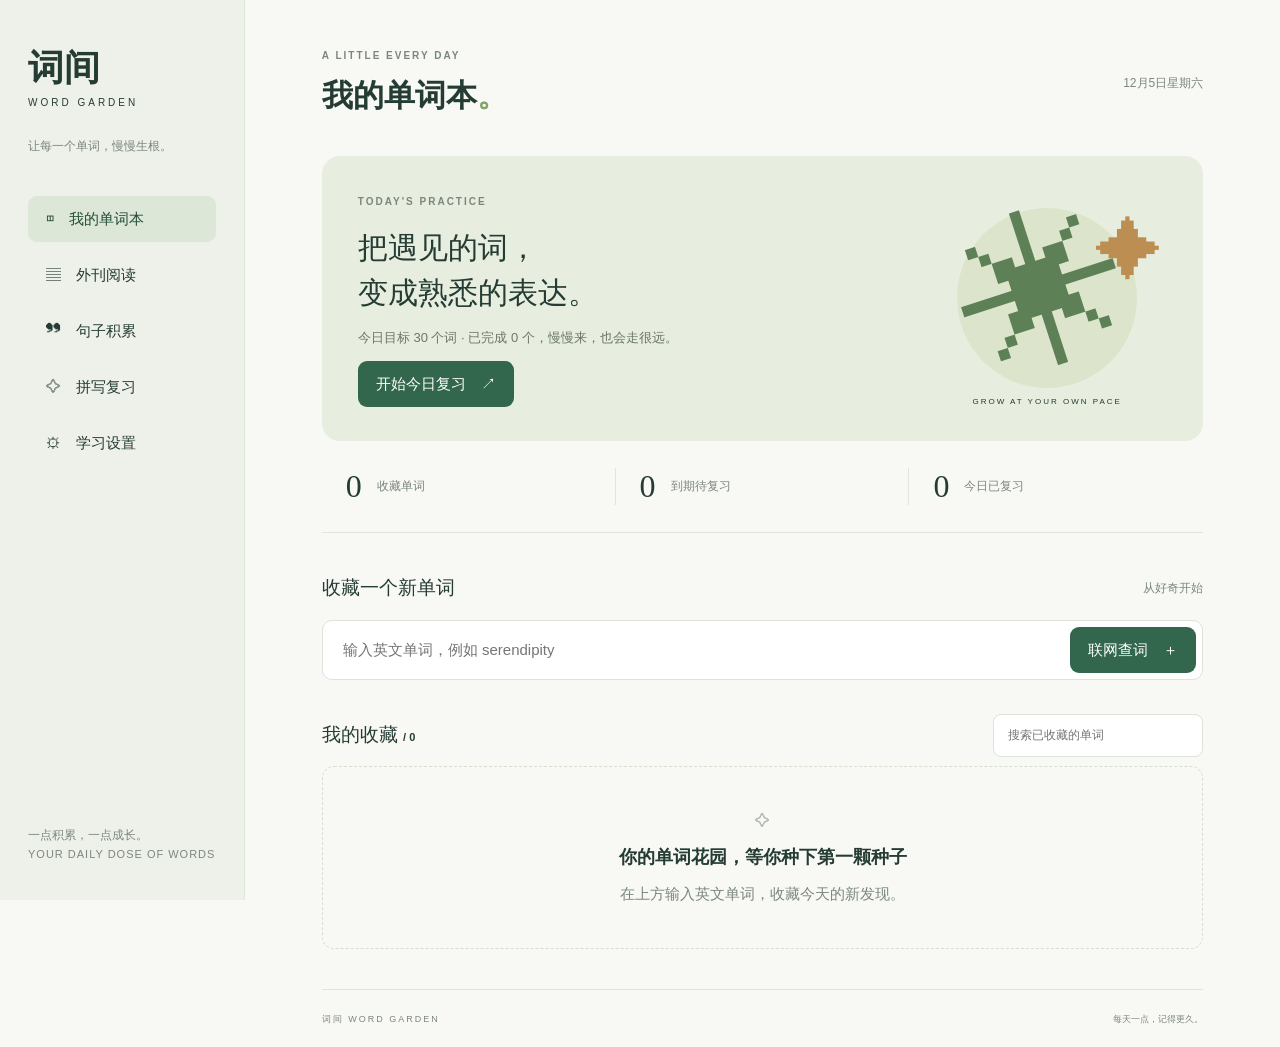
<file: index.html>
<!doctype html><html lang="zh-CN"><head><meta charset="UTF-8"><meta name="viewport" content="width=device-width,initial-scale=1"><title>词间 · 每日单词本</title><link rel="stylesheet" href="style.css?v=article-delete-1"></head><body><aside><a class="brand" href="#">词间<span>WORD GARDEN</span></a><div class="tagline">让每一个单词，慢慢生根。</div><nav><button data-view="home" class="active">◫　我的单词本</button><button data-view="reading">▤　外刊阅读</button><button data-view="notebook">❞　句子积累</button><button data-view="review">✧　拼写复习</button><button data-view="settings">⚙　学习设置</button></nav><div class="aside-bottom">一点积累，一点成长。<br><small>YOUR DAILY DOSE OF WORDS</small></div></aside><main><header><div><span class="eyebrow">A LITTLE EVERY DAY</span><h1 id="pageTitle">我的单词本<span>。</span></h1></div><span class="date" id="date"></span></header><section id="home"><div class="hero"><div><span class="eyebrow">TODAY'S PRACTICE</span><h2>把遇见的词，<br>变成熟悉的表达。</h2><p id="heroText"></p><button class="primary" id="start">开始今日复习　↗</button></div><div class="garden" aria-hidden="true"><div class="circle"></div><span class="stem">✳</span><span class="leaf">✦</span><span class="art-label">GROW AT YOUR OWN PACE</span></div></div><div class="stats"><div><b id="total">0</b><span>收藏单词</span></div><div><b id="due">0</b><span>到期待复习</span></div><div><b id="today">0</b><span>今日已复习</span></div></div><div class="section-heading"><h2>收藏一个新单词</h2><span>从好奇开始</span></div><form id="lookupForm" class="searchbox"><input id="lookup" placeholder="输入英文单词，例如 serendipity" aria-label="英文单词" required pattern="[A-Za-z]+(?:[ '-][A-Za-z]+)*"><button class="primary" id="lookupBtn">联网查词　＋</button></form><p id="lookupStatus" role="status"></p><div id="lookupResult"></div><div class="section-heading"><h2>我的收藏 <small id="count"></small></h2><input id="filter" placeholder="搜索已收藏的单词" aria-label="搜索收藏"></div><div id="wordList"></div></section><section id="reading" hidden><div class="panel"><span class="eyebrow">READ WITH CURIOSITY</span><h2>把一篇文章，读成自己的积累</h2><div class="searchbox"><input id="articleUrl" type="url" aria-label="文章链接" placeholder="粘贴外刊网页链接（https://…）"><button id="fetchArticle">读取网页</button></div><p class="muted">网页限制读取时，请复制你有权访问的正文粘贴到下方。</p><label>文章标题<input id="articleTitle" placeholder="给这篇文章起个名字"></label><label>输入方式<select id="bilingualInput"><option value="mixed">自动识别：英文 / 中英交替粘贴</option><option value="separate">分别粘贴英文与中文</option></select></label><p class="muted">双语混排时，请让英文与对应中文各占一段或一行；上下段落按顺序配对。也可分别粘贴，两栏段落间空一行。</p><textarea id="articleText" placeholder="粘贴英文或中英交替正文；英文与中文各占一段或一行" aria-label="文章正文"></textarea><div id="translationInput" hidden><label>中文译文<textarea id="articleTranslation" aria-label="中文译文" placeholder="按英文段落顺序粘贴中文，段落间空一行"></textarea></label></div><button class="primary" id="importArticle">整理排版并保存</button><p id="articleStatus" role="status"></p></div><div class="section-heading"><h2>我的阅读</h2><select id="articleSelect" aria-label="已保存文章"><option value="">选择文章</option></select><button id="deleteArticle" disabled>删除文章</button></div><div class="panel" id="articleTrash" hidden><label>已删除文章<select id="trashSelect" aria-label="已删除文章"></select></label><button id="restoreArticle">恢复文章</button><p class="muted">文章与原文标注保留在回收站；已收藏的生词不受影响。</p></div><div id="readerWorkspace" hidden><div class="reading-tools"><span id="selectionHint">选中单词或句子，开始积累</span><div class="word-actions"><button id="collectWord">＋ 生词</button><button id="collectSentence">❞ 值得积累</button><button id="collectQuestion">？ 没看懂</button></div><textarea id="annotationNote" placeholder="写下笔记或你的理解（可选）" aria-label="标注笔记"></textarea><p id="annotationStatus" role="status"></p></div><article class="reading-paper"><div class="eyebrow">YOUR READING ROOM</div><h2 id="readerTitle"></h2><div id="readerMeta"></div><div class="parallel-controls"><label>阅读样式<select id="readingLayout"><option value="parallel">中英左右对照</option><option value="stacked">中英上下对照</option><option value="original">仅看英文</option></select></label><p class="muted" id="pairingStatus"></p></div><div id="readerText"></div></article></div></section><section id="notebook" hidden><div class="section-heading"><h2>留下值得再读的句子</h2><select id="sentenceFilter" aria-label="句子分类"><option value="all">全部句子</option><option value="sentence">值得积累</option><option value="question">没看懂</option></select></div><p class="muted">原句、出处和笔记一起保留。点击“回到原文”继续阅读。</p><div id="sentenceList"></div></section><section id="review" hidden></section><section id="settings" hidden><div class="panel"><span class="eyebrow">MAKE IT A HABIT</span><h2>找到自己的学习节奏</h2><label>每天复习词数 <input type="number" id="goal" min="1" max="200"></label><p>优先复习已到期的单词，再加入新词。答对后按 1、3、7、14、30 天安排复习；答错的词会回到本轮队列。</p><button class="primary" id="saveSettings">保存设置</button><p id="settingsStatus" role="status"></p></div><div class="panel"><h2>数据备份</h2><p>数据保存在当前设备的浏览器中，不会跨设备同步。清理浏览器数据前，请先导出备份。</p><button id="export">导出单词与进度</button><label class="import">导入备份 <input type="file" id="import" accept="application/json"></label><p id="backupStatus" role="status"></p><p class="muted">查词来源：<a href="https://dictionaryapi.dev/" target="_blank" rel="noopener">Free Dictionary API</a> · 复习日按设备本地日期计算。</p></div></section><footer>词间 WORD GARDEN <span>每天一点，记得更久。</span></footer></main><script src="app.js?v=bilingual-definitions-1"></script><script src="reader.js?v=bilingual-definitions-1"></script></body></html>
</file>
<file: style.css>
:root{--ink:#243c34;--green:#32674d;--paper:#f8f9f5;--muted:#7b877e}*{box-sizing:border-box}body{margin:0;background:var(--paper);color:var(--ink);font:15px/1.6 -apple-system,BlinkMacSystemFont,"Segoe UI",sans-serif}aside{width:245px;position:fixed;inset:0 auto 0 0;background:#eef1e9;padding:44px 28px;border-right:1px solid #e0e6db}.brand{font:700 36px Georgia,serif;color:var(--ink);text-decoration:none}.brand span{display:block;font:10px/2 sans-serif;letter-spacing:3px}.tagline{font-size:12px;color:var(--muted);margin-top:24px}nav{display:grid;gap:10px;margin-top:62px}button{font:inherit;cursor:pointer;border:1px solid #dce3d8;background:white;border-radius:9px;padding:11px 18px;color:var(--ink)}button:hover{filter:brightness(.96)}button:disabled{opacity:.55;cursor:wait}nav button{text-align:left;background:transparent;border:0}nav .active{background:#dce7d7;color:#244e39}.aside-bottom{position:absolute;bottom:36px;font-size:12px;color:var(--muted)}small{font-size:11px}.aside-bottom small{letter-spacing:1px}main{max-width:1230px;margin-left:245px;padding:42px 6% 20px}header{display:flex;align-items:center;justify-content:space-between;margin-bottom:30px}.eyebrow{font-size:10px;letter-spacing:2px;color:var(--muted);font-weight:600}h1{font-size:31px;margin:5px 0;font-weight:600}h1 span{color:#81a46a}.date{font-size:12px;color:var(--muted)}h2{font-weight:550;font-size:19px}.hero{display:flex;justify-content:space-between;overflow:hidden;background:#e7eddf;border-radius:18px;min-height:285px;padding:32px 36px}.hero h2{font-family:Georgia,serif;font-size:30px;line-height:1.5;margin:13px 0}.hero p{font-size:13px;color:#6a786b}.primary{background:var(--green);color:white;border:0}.garden{width:240px;position:relative;display:grid;place-items:center}.circle{position:absolute;width:180px;height:180px;background:#dce5cc;border-radius:50%}.stem{position:absolute;color:#5d8056;font-size:170px;transform:rotate(-18deg);font-family:Georgia}.leaf{position:absolute;color:#bc8e51;font-size:67px;right:4px;top:10px}.art-label{position:absolute;bottom:0;font-size:8px;letter-spacing:2px}.stats{display:grid;grid-template-columns:repeat(3,1fr);padding:27px 0;border-bottom:1px solid #e1e6dc}.stats div{display:flex;gap:15px;align-items:center;padding-left:24px;border-right:1px solid #e1e6dc}.stats div:last-child{border:0}.stats b{font:32px Georgia}.stats span{font-size:12px;color:var(--muted)}.section-heading{display:flex;justify-content:space-between;align-items:center;margin-top:25px}.section-heading span{font-size:12px;color:var(--muted)}input,textarea{font:inherit;border:1px solid #dce3d8;border-radius:8px;padding:11px 14px;background:white;color:var(--ink);max-width:100%}input:focus,textarea:focus{outline:2px solid #8eac82;outline-offset:2px}.searchbox{display:flex;background:white;border:1px solid #dce3d8;border-radius:10px;padding:6px;gap:10px}.searchbox input{flex:1;min-width:0;border:0}.section-heading input{font-size:12px;width:210px}.panel,.word{background:white;border:1px solid #e1e6dc;border-radius:12px;padding:24px;margin:14px 0}.word-top{display:flex;align-items:center;gap:12px}.word h3{font:25px Georgia;margin:0}.phonetic,.muted{color:var(--muted);font-size:12px}.word p{margin:12px 0 0}.example{font:italic 15px/1.8 Georgia,serif;color:#657361;border-left:2px solid #bdceae;padding-left:15px}.word-actions{display:flex;gap:8px;margin-top:16px}.word-actions button{font-size:12px;padding:6px 12px}.badge{margin-left:auto;color:#69835c;background:#edf2e7;padding:3px 9px;font-size:10px;border-radius:20px}.empty{text-align:center;padding:42px;color:var(--muted);border:1px dashed #d6dfce;border-radius:12px}.empty b{display:block;color:var(--ink);font-size:18px;margin:10px}.review-card{max-width:650px;margin:25px auto;padding:38px;background:white;border-radius:18px;border:1px solid #dce3d8}.review-card h2{font:26px Georgia}.review-card input{width:100%;font-size:23px;letter-spacing:2px;margin:20px 0}.review-card .word-actions{flex-wrap:wrap}.feedback{padding:16px;border-radius:8px;background:#edf2e7}.wrong{background:#fff1e5}.progress{height:5px;background:#e1e8dc;border-radius:4px;margin:18px 0}.progress div{height:100%;background:#6d9062;border-radius:4px}#lookupStatus{font-size:13px}textarea{width:100%;min-height:70px;margin:8px 0}.panel label{display:block}.panel input[type=number]{width:100px;margin-left:20px}.import{display:inline-block!important;margin-left:15px}.import input{font-size:12px;max-width:220px}footer{border-top:1px solid #e1e6dc;margin-top:40px;padding-top:22px;font-size:9px;letter-spacing:2px;color:var(--muted);display:flex;justify-content:space-between}footer span{letter-spacing:0}a{color:var(--green)}[hidden]{display:none!important}@media(max-width:850px){aside{position:static;width:auto;padding:18px 22px;border-right:0}.brand{font-size:25px}.brand span{display:inline;margin-left:15px}.tagline,.aside-bottom{display:none}nav{display:flex;margin-top:15px;gap:3px}nav button{padding:8px 12px;font-size:13px}main{margin:0;padding:25px 20px}.garden{width:170px}.hero{padding:25px}.hero h2{font-size:25px}.date{display:none}}@media(max-width:500px){.garden{display:none}.stats div{padding-left:5px;gap:8px}.stats b{font-size:27px}.stats span{font-size:10px}.section-heading input{width:160px}.review-card{padding:23px}.word-top{flex-wrap:wrap}.word-actions{flex-wrap:wrap}.searchbox button{padding:9px 12px}.hero{min-height:260px}}
select{font:inherit;color:var(--ink);border:1px solid #dce3d8;border-radius:7px;padding:9px;background:white;max-width:240px}#reading label input{display:block;width:100%;margin:8px 0}#articleText{min-height:150px}.reading-tools{position:sticky;top:8px;background:#eef2e8f5;border:1px solid #dce3d8;border-radius:12px;padding:15px 20px;z-index:2;font-size:13px}.reading-tools .word-actions{margin:8px 0}.reading-tools textarea{min-height:40px;height:42px;font-size:12px}.reading-paper{background:#fffefa;border:1px solid #e1e6dc;border-radius:15px;margin-top:18px;padding:45px 8%}.reading-paper h2{font:32px/1.3 Georgia,serif}.reading-paper p{font:19px/1.95 Georgia,serif;color:#35443b;white-space:pre-wrap;overflow-wrap:anywhere}.reading-paper mark{background:#e0eacb;border-bottom:2px solid #9ab67b;color:inherit}.reading-paper mark.question{background:#f9e4cb;border-color:#d9ad71}#readerMeta{font-size:12px;color:var(--muted)}#readerMeta a{overflow-wrap:anywhere}#selectionHint{display:block;overflow-wrap:anywhere;max-height:70px;overflow:auto}.sentence-note{border-top:1px solid #e1e6dc;padding-top:12px}.sentence-note textarea{font-size:14px}#articleStatus,#annotationStatus{font-size:13px;white-space:pre-wrap}nav{margin-top:40px}@media(max-width:850px){nav{margin-top:15px;flex-wrap:wrap}.reading-paper{padding:25px}.reading-paper p{font-size:18px}.reading-tools{position:static}.section-heading{gap:10px}}
.reading-word{cursor:pointer;border-radius:3px}.reading-word:hover,.reading-word:focus{background:#edf2e2;outline:1px solid #9ab67b}.paragraph-actions{display:flex;gap:8px;margin:-10px 0 25px}.paragraph-actions button{font-size:11px;padding:4px 9px;color:#74816e;background:transparent;border:0}

#bilingualInput{display:block;margin:8px 0;max-width:100%;width:100%}#translationInput textarea{min-height:140px}.parallel-controls{border-top:1px solid #e0e6db;padding-top:20px}.parallel-controls label{font-size:13px}.parallel-controls select{margin-left:12px}.parallel-row{display:grid;grid-template-columns:1fr 1fr;gap:30px;padding:25px 0;border-bottom:1px solid #e1e6dc}.english-cell,.chinese-cell{min-width:0}.chinese-cell{border-left:1px solid #e1e6dc;padding-left:25px}.reading-paper .parallel-row p{margin:10px 0;font-size:18px}.reading-paper .chinese-cell p{font-family:-apple-system,BlinkMacSystemFont,'Segoe UI',sans-serif;font-size:16px;line-height:2;color:#71806f;white-space:pre-wrap;user-select:text}.language-tag{font:10px sans-serif;letter-spacing:1px;color:#82917b}.parallel-row .paragraph-actions{margin:12px 0 0;flex-wrap:wrap}.bilingual-text.stacked .parallel-row{grid-template-columns:1fr;gap:12px}.bilingual-text.stacked .chinese-cell{border-left:3px solid #dce5cc;padding-left:16px}.bilingual-text.original .parallel-row{grid-template-columns:1fr}.bilingual-text.original .chinese-cell{display:none}.saved-translation{font-size:14px;color:#71806f;white-space:pre-wrap}@media(max-width:650px){.parallel-row{grid-template-columns:1fr;gap:12px}.chinese-cell{border-left:3px solid #dce5cc;padding-left:16px}.reading-paper{padding:25px 20px}}
</file>
